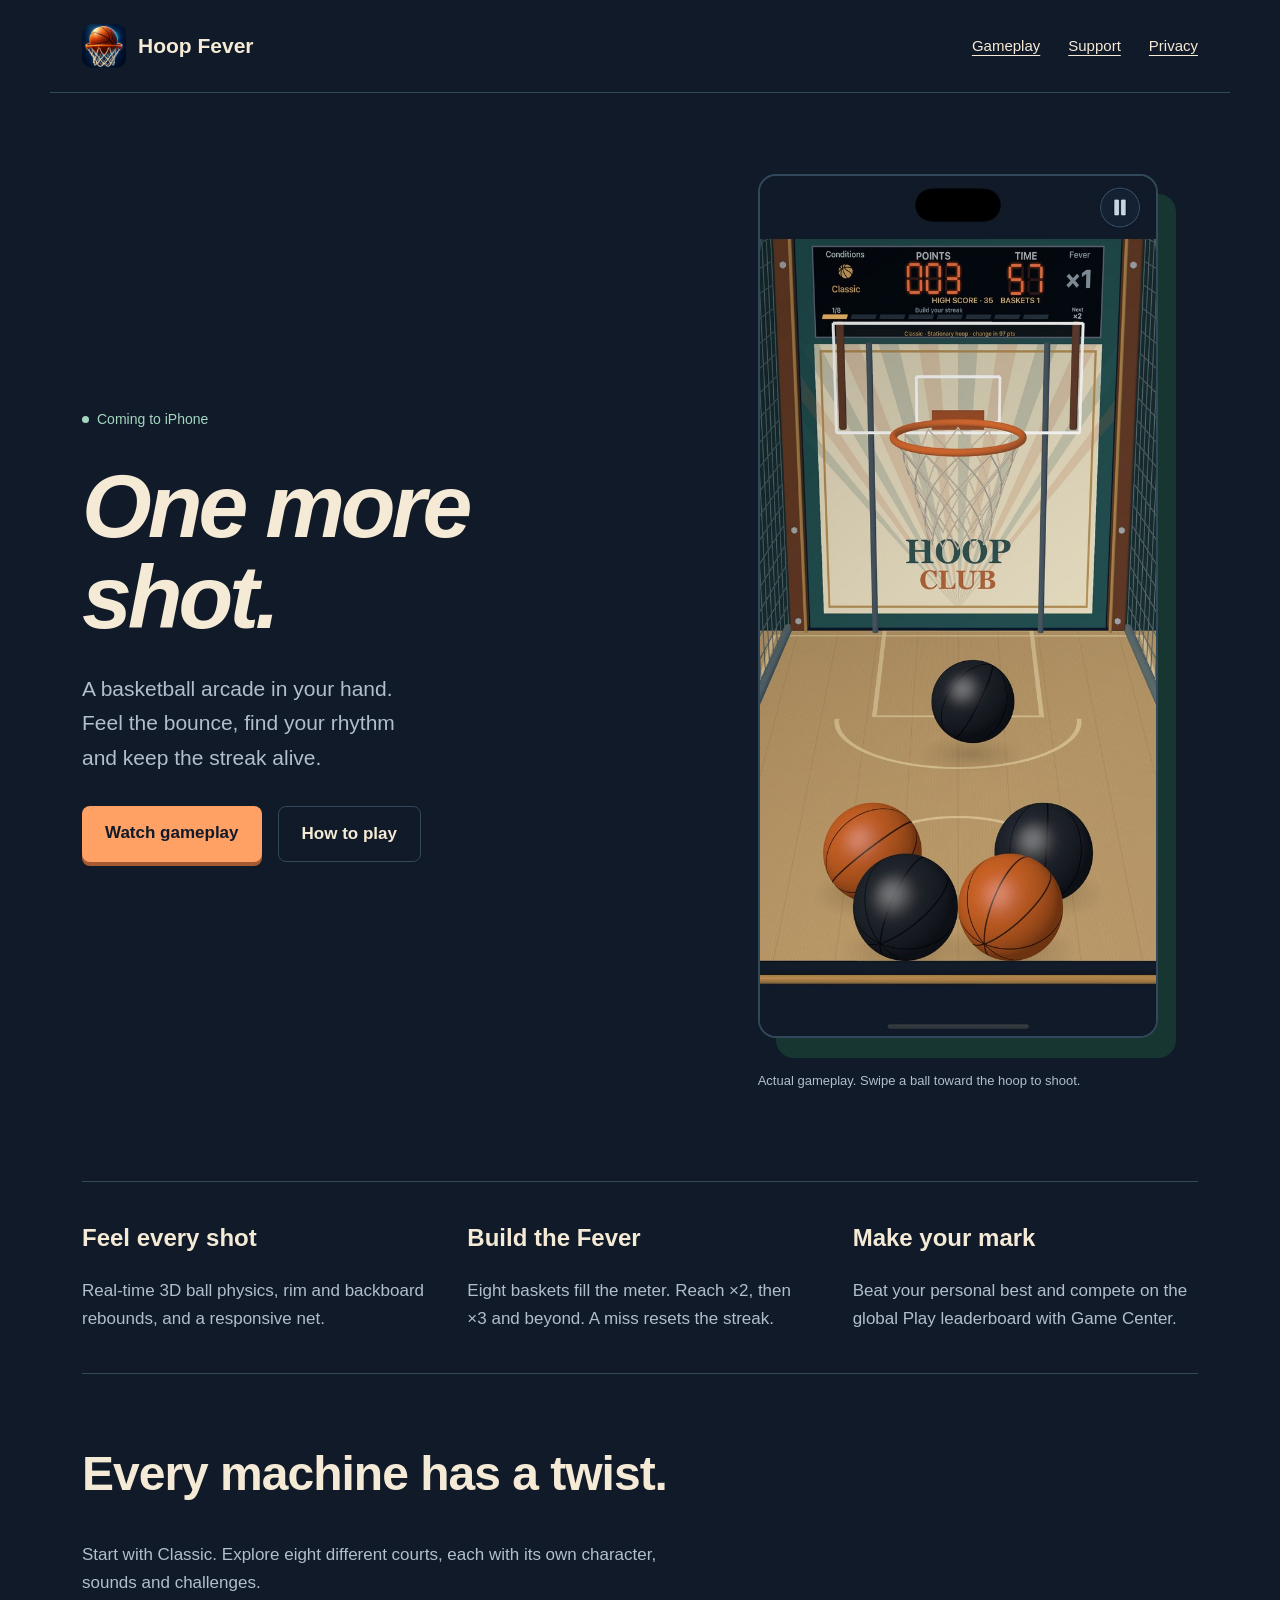
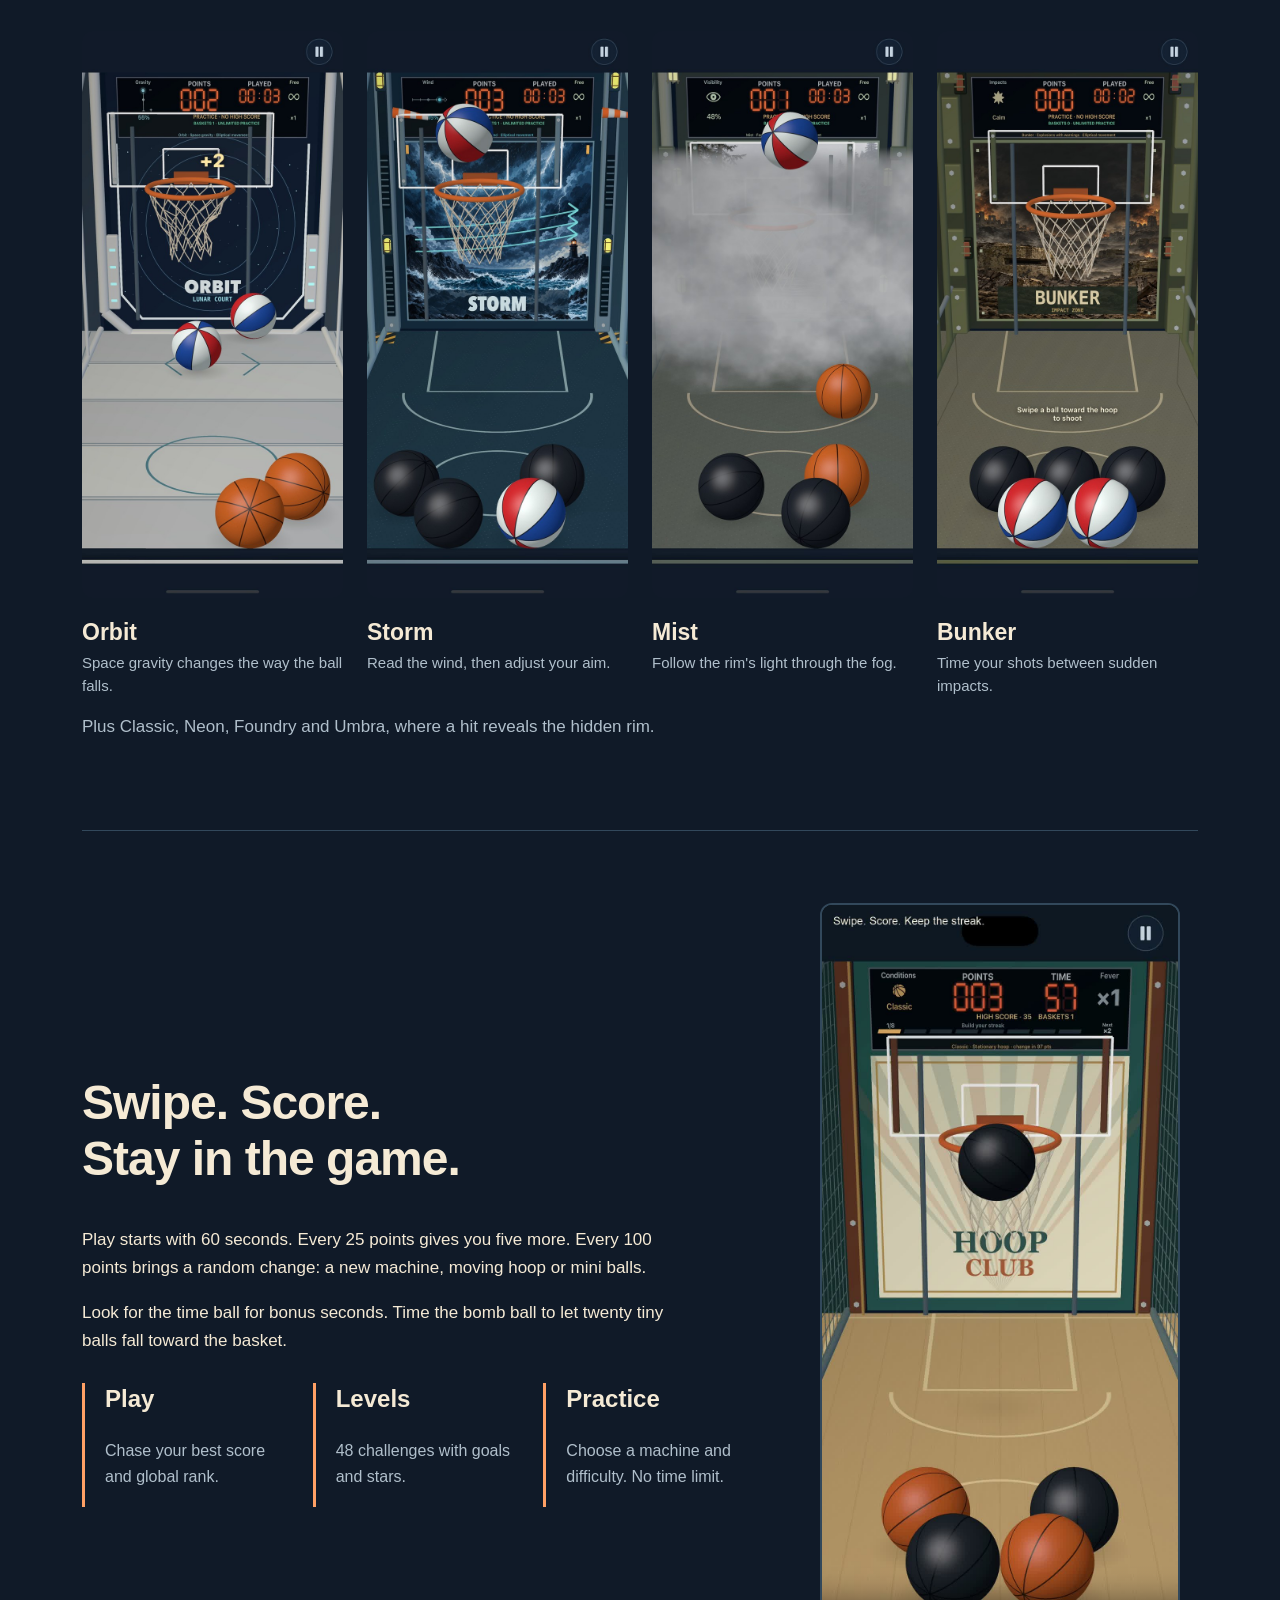
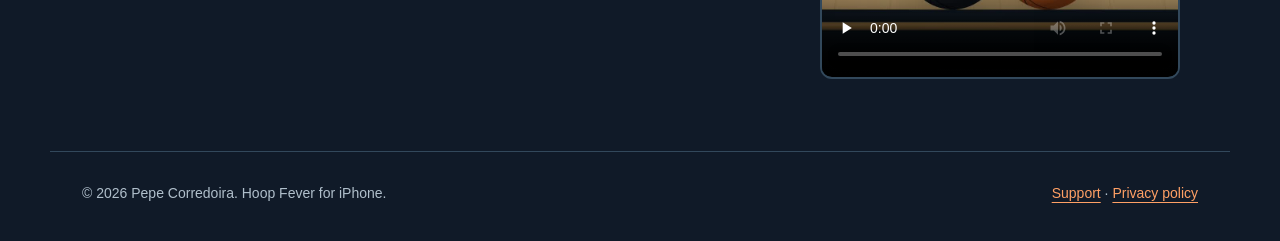
<file: index.html>
<!doctype html>
<html lang="en"><head><meta charset="utf-8"><meta name="viewport" content="width=device-width,initial-scale=1"><title>Hoop Fever — Your pocket basketball arcade</title><meta name="description" content="Swipe, score and keep the streak. Eight basketball arcade machines, 48 challenges and a global Play leaderboard for iPhone."><meta property="og:title" content="Hoop Fever"><meta property="og:description" content="Your pocket basketball arcade. One more shot."><meta property="og:image" content="https://josemcc.github.io/hoop-fever/assets/social-cover.jpg"><meta property="og:type" content="website"><link rel="icon" href="assets/icon.png"><link rel="stylesheet" href="style.css"></head>
<body><a class="skip" href="#main">Skip to content</a><header><a class="brand" href="index.html"><img src="assets/icon.png" alt="" width="44" height="44">Hoop Fever</a><nav aria-label="Main"><a href="#gameplay">Gameplay</a><a href="support.html">Support</a><a href="privacy.html">Privacy</a></nav></header>
<main id="main"><section class="hero"><div class="hero-copy"><span class="availability">Coming to iPhone</span><h1>One more<br>shot.</h1><p>A basketball arcade in your hand. Feel the bounce, find your rhythm and keep the streak alive.</p><div class="actions"><a class="button" href="#gameplay">Watch gameplay</a><a class="button secondary" href="support.html">How to play</a></div></div><figure class="hero-court"><img src="assets/classic.jpg" alt="Hoop Fever's Classic machine during a Play round" width="660" height="1434"><figcaption>Actual gameplay. Swipe a ball toward the hoop to shoot.</figcaption></figure></section>
<section class="facts" aria-label="Game features"><div><h3>Feel every shot</h3><p>Real-time 3D ball physics, rim and backboard rebounds, and a responsive net.</p></div><div><h3>Build the Fever</h3><p>Eight baskets fill the meter. Reach ×2, then ×3 and beyond. A miss resets the streak.</p></div><div><h3>Make your mark</h3><p>Beat your personal best and compete on the global Play leaderboard with Game Center.</p></div></section>
<section class="section"><h2>Every machine has a twist.</h2><p>Start with Classic. Explore eight different courts, each with its own character, sounds and challenges.</p><div class="machines"><figure class="machine"><img src="assets/orbit.jpg" alt="Orbit's space-themed court" width="330" height="717" loading="lazy"><figcaption><strong>Orbit</strong><span>Space gravity changes the way the ball falls.</span></figcaption></figure><figure class="machine"><img src="assets/storm.jpg" alt="Storm's court and wind indicator" width="330" height="717" loading="lazy"><figcaption><strong>Storm</strong><span>Read the wind, then adjust your aim.</span></figcaption></figure><figure class="machine"><img src="assets/mist.jpg" alt="Mist's hoop surrounded by fog" width="330" height="717" loading="lazy"><figcaption><strong>Mist</strong><span>Follow the rim's light through the fog.</span></figcaption></figure><figure class="machine"><img src="assets/bunker.jpg" alt="The Bunker arcade machine" width="330" height="717" loading="lazy"><figcaption><strong>Bunker</strong><span>Time your shots between sudden impacts.</span></figcaption></figure></div><p>Plus Classic, Neon, Foundry and Umbra, where a hit reveals the hidden rim.</p></section>
<section id="gameplay" class="section film"><div><h2>Swipe. Score.<br>Stay in the game.</h2><p>Play starts with 60 seconds. Every 25 points gives you five more. Every 100 points brings a random change: a new machine, moving hoop or mini balls.</p><p>Look for the time ball for bonus seconds. Time the bomb ball to let twenty tiny balls fall toward the basket.</p><div class="modes"><div><h3>Play</h3><p>Chase your best score and global rank.</p></div><div><h3>Levels</h3><p>48 challenges with goals and stars.</p></div><div><h3>Practice</h3><p>Choose a machine and difficulty. No time limit.</p></div></div></div><video controls playsinline preload="none" poster="assets/video-poster.jpg" aria-label="Hoop Fever gameplay preview"><source src="assets/gameplay.mp4?v=preview-17s" type="video/mp4"><track kind="captions" src="assets/captions.vtt?v=preview-17s" srclang="en" label="English">Your browser does not support video. <a href="assets/gameplay.mp4?v=preview-17s">Download the gameplay preview</a>.</video></section>
</main><footer><span>© 2026 Pepe Corredoira. Hoop Fever for iPhone.</span><span><a href="support.html">Support</a> · <a href="privacy.html">Privacy policy</a></span></footer></body></html>
</file>
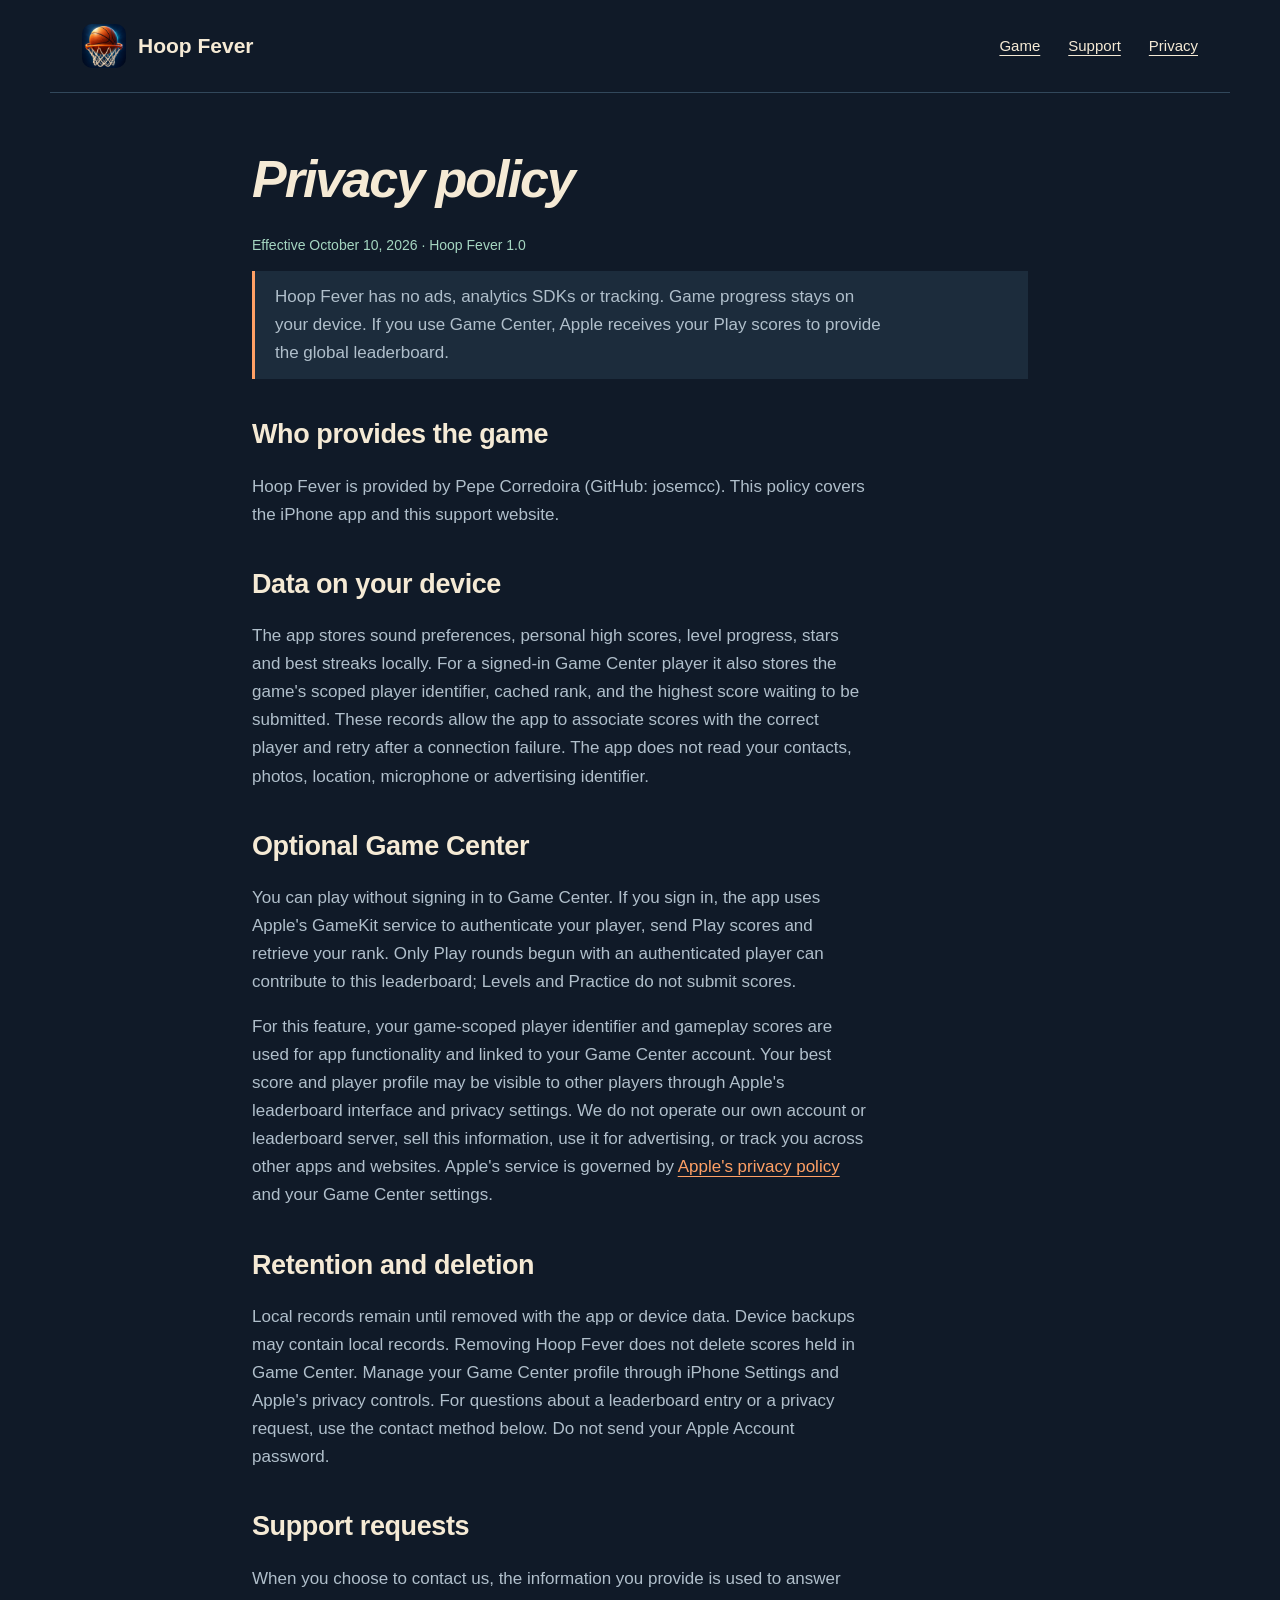
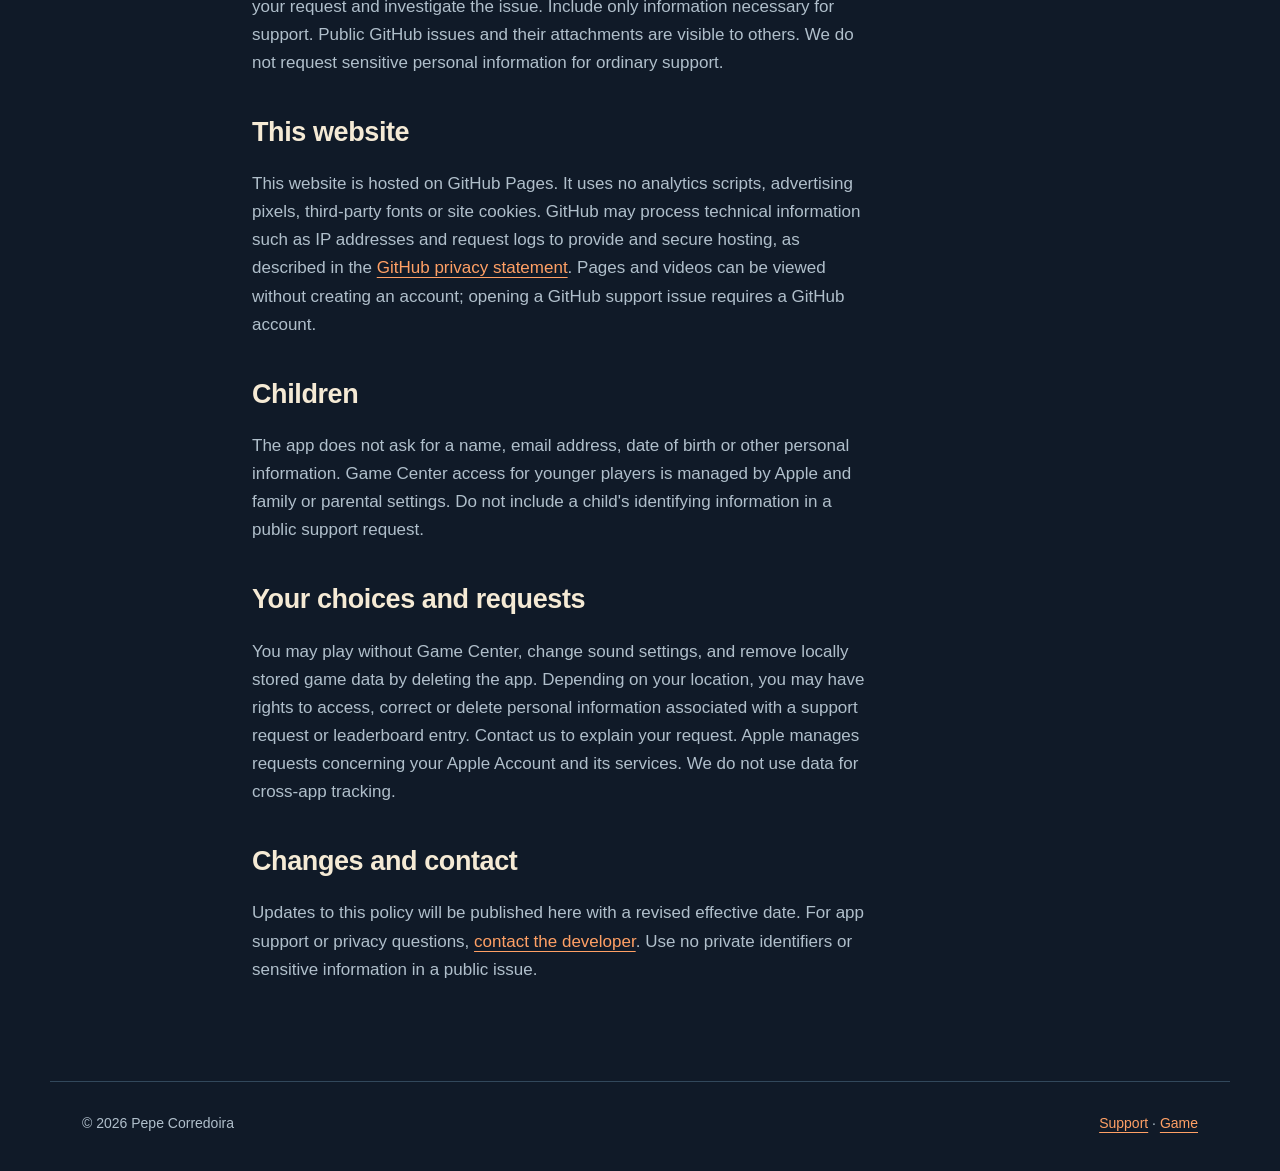
<file: privacy.html>
<!doctype html><html lang="en"><head><meta charset="utf-8"><meta name="viewport" content="width=device-width,initial-scale=1"><title>Hoop Fever — Privacy policy</title><meta name="description" content="Hoop Fever's privacy policy: local progress, optional Game Center ranking and no tracking."><link rel="icon" href="assets/icon.png"><link rel="stylesheet" href="style.css"></head><body><a class="skip" href="#main">Skip to content</a><header><a class="brand" href="index.html"><img src="assets/icon.png" alt="">Hoop Fever</a><nav aria-label="Main"><a href="index.html">Game</a><a href="support.html">Support</a><a href="privacy.html" aria-current="page">Privacy</a></nav></header><main class="document" id="main"><h1>Privacy policy</h1><p class="updated">Effective October 10, 2026 · Hoop Fever 1.0</p><div class="notice"><p>Hoop Fever has no ads, analytics SDKs or tracking. Game progress stays on your device. If you use Game Center, Apple receives your Play scores to provide the global leaderboard.</p></div>
<h2>Who provides the game</h2><p>Hoop Fever is provided by Pepe Corredoira (GitHub: josemcc). This policy covers the iPhone app and this support website.</p>
<h2>Data on your device</h2><p>The app stores sound preferences, personal high scores, level progress, stars and best streaks locally. For a signed-in Game Center player it also stores the game's scoped player identifier, cached rank, and the highest score waiting to be submitted. These records allow the app to associate scores with the correct player and retry after a connection failure. The app does not read your contacts, photos, location, microphone or advertising identifier.</p>
<h2>Optional Game Center</h2><p>You can play without signing in to Game Center. If you sign in, the app uses Apple's GameKit service to authenticate your player, send Play scores and retrieve your rank. Only Play rounds begun with an authenticated player can contribute to this leaderboard; Levels and Practice do not submit scores.</p><p>For this feature, your game-scoped player identifier and gameplay scores are used for app functionality and linked to your Game Center account. Your best score and player profile may be visible to other players through Apple's leaderboard interface and privacy settings. We do not operate our own account or leaderboard server, sell this information, use it for advertising, or track you across other apps and websites. Apple's service is governed by <a href="https://www.apple.com/legal/privacy/">Apple's privacy policy</a> and your Game Center settings.</p>
<h2>Retention and deletion</h2><p>Local records remain until removed with the app or device data. Device backups may contain local records. Removing Hoop Fever does not delete scores held in Game Center. Manage your Game Center profile through iPhone Settings and Apple's privacy controls. For questions about a leaderboard entry or a privacy request, use the contact method below. Do not send your Apple Account password.</p>
<h2>Support requests</h2><p>When you choose to contact us, the information you provide is used to answer your request and investigate the issue. Include only information necessary for support. Public GitHub issues and their attachments are visible to others. We do not request sensitive personal information for ordinary support.</p>
<h2>This website</h2><p>This website is hosted on GitHub Pages. It uses no analytics scripts, advertising pixels, third-party fonts or site cookies. GitHub may process technical information such as IP addresses and request logs to provide and secure hosting, as described in the <a href="https://docs.github.com/en/site-policy/privacy-policies/github-general-privacy-statement">GitHub privacy statement</a>. Pages and videos can be viewed without creating an account; opening a GitHub support issue requires a GitHub account.</p>
<h2>Children</h2><p>The app does not ask for a name, email address, date of birth or other personal information. Game Center access for younger players is managed by Apple and family or parental settings. Do not include a child's identifying information in a public support request.</p>
<h2>Your choices and requests</h2><p>You may play without Game Center, change sound settings, and remove locally stored game data by deleting the app. Depending on your location, you may have rights to access, correct or delete personal information associated with a support request or leaderboard entry. Contact us to explain your request. Apple manages requests concerning your Apple Account and its services. We do not use data for cross-app tracking.</p>
<h2>Changes and contact</h2><p>Updates to this policy will be published here with a revised effective date. For app support or privacy questions, <a href="https://github.com/josemcc/hoop-fever/issues/new">contact the developer</a>. Use no private identifiers or sensitive information in a public issue.</p></main><footer><span>© 2026 Pepe Corredoira</span><span><a href="support.html">Support</a> · <a href="index.html">Game</a></span></footer></body></html>
</file>
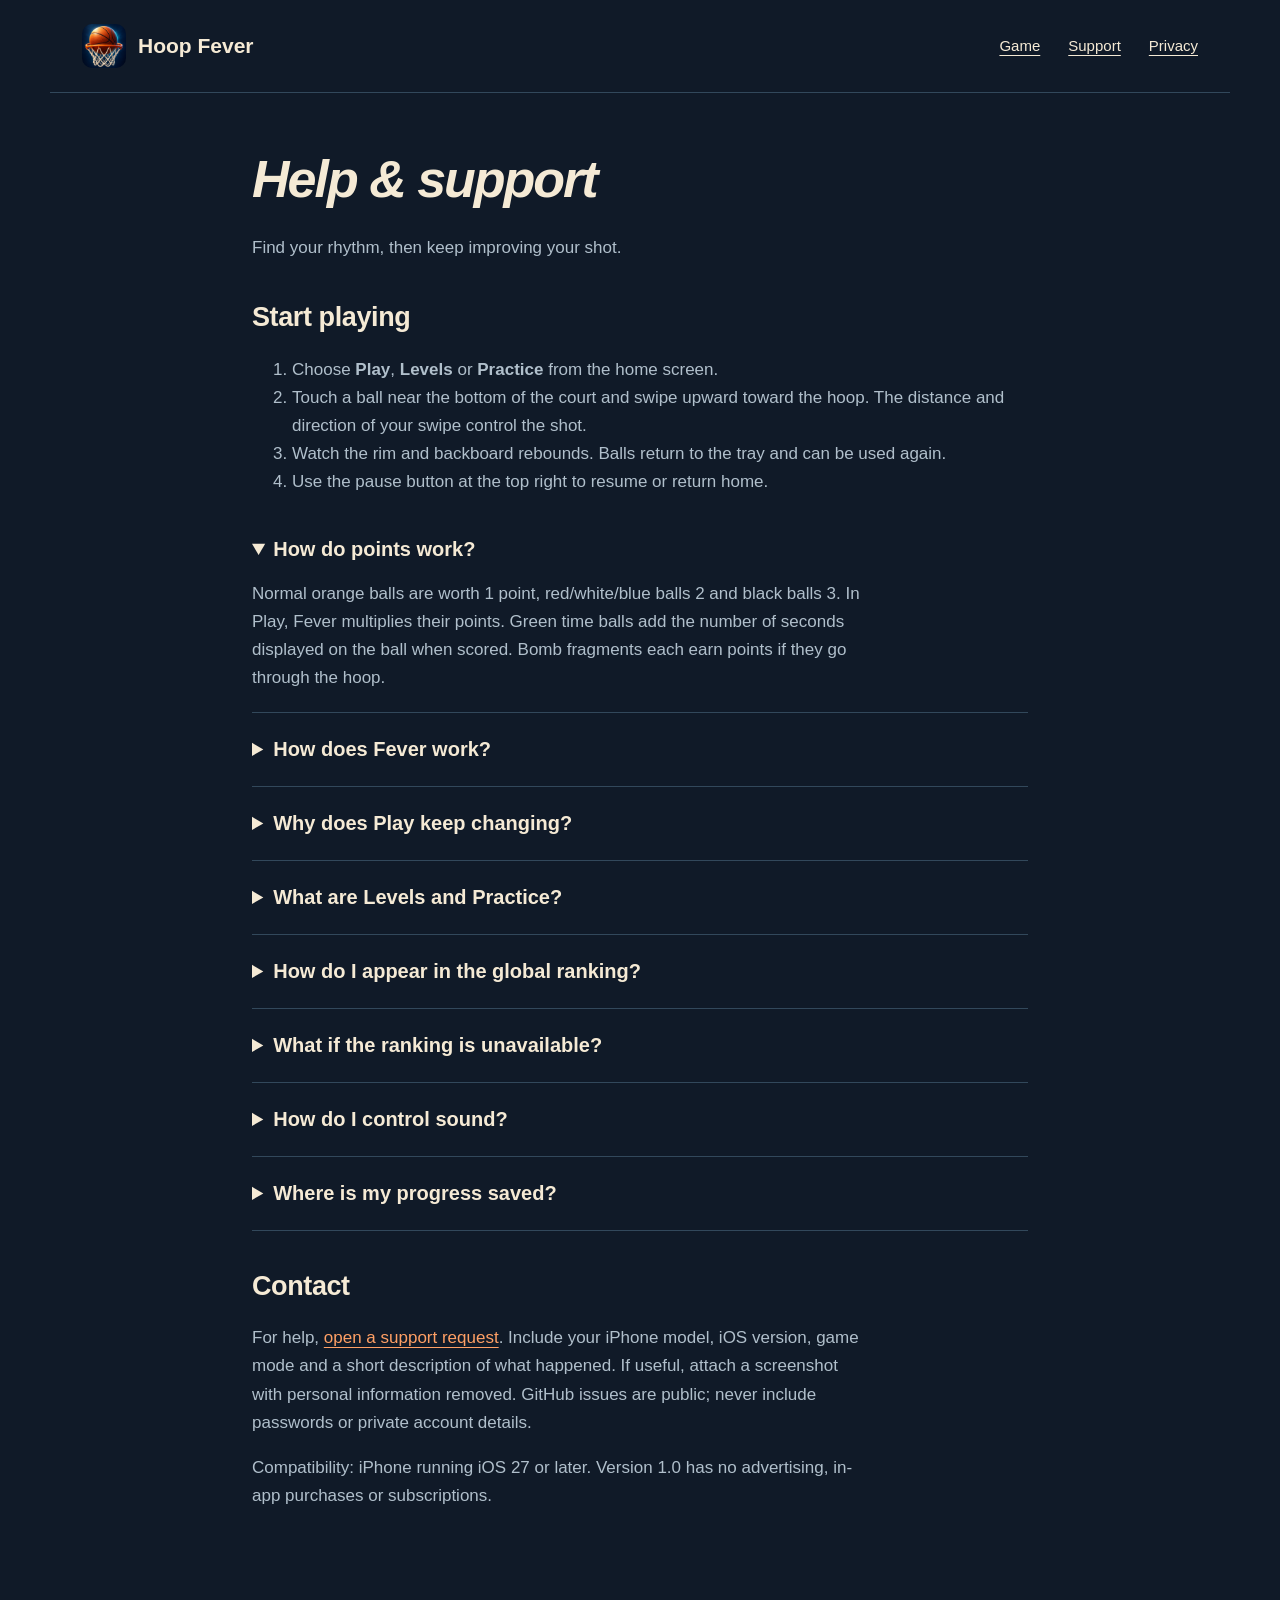
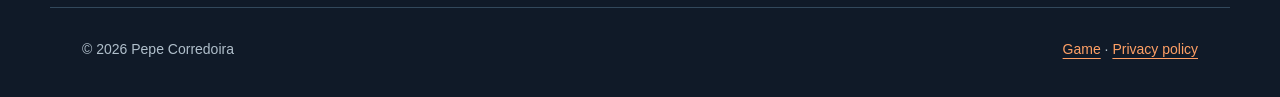
<file: support.html>
<!doctype html><html lang="en"><head><meta charset="utf-8"><meta name="viewport" content="width=device-width,initial-scale=1"><title>Hoop Fever — Help & support</title><meta name="description" content="How to play Hoop Fever, manage sound and use Game Center rankings."><link rel="icon" href="assets/icon.png"><link rel="stylesheet" href="style.css"></head><body><a class="skip" href="#main">Skip to content</a><header><a class="brand" href="index.html"><img src="assets/icon.png" alt="">Hoop Fever</a><nav aria-label="Main"><a href="index.html">Game</a><a href="support.html" aria-current="page">Support</a><a href="privacy.html">Privacy</a></nav></header><main class="document" id="main"><h1>Help & support</h1><p>Find your rhythm, then keep improving your shot.</p>
<h2>Start playing</h2><ol><li>Choose <strong>Play</strong>, <strong>Levels</strong> or <strong>Practice</strong> from the home screen.</li><li>Touch a ball near the bottom of the court and swipe upward toward the hoop. The distance and direction of your swipe control the shot.</li><li>Watch the rim and backboard rebounds. Balls return to the tray and can be used again.</li><li>Use the pause button at the top right to resume or return home.</li></ol>
<details open><summary>How do points work?</summary><p>Normal orange balls are worth 1 point, red/white/blue balls 2 and black balls 3. In Play, Fever multiplies their points. Green time balls add the number of seconds displayed on the ball when scored. Bomb fragments each earn points if they go through the hoop.</p></details>
<details><summary>How does Fever work?</summary><p>In Play, eight consecutive successful shots fill the meter and raise your multiplier from ×1 to ×2. The meter starts empty again; fill it to reach ×3, then keep building. Successful shots maintain Fever. The first missed shot resets the multiplier to ×1 and clears the meter. A bomb burst contributes at most one successful shot toward the Fever meter.</p></details>
<details><summary>Why does Play keep changing?</summary><p>Every 25 points adds five seconds. Every 100 points introduces a random change. Play always starts on Classic; later changes can move the hoop, introduce mini balls or switch machines. Only Orbit changes gravity and only Storm introduces wind.</p></details>
<details><summary>What are Levels and Practice?</summary><p>Levels contains 48 score challenges. Reach the displayed goal before time runs out; finishing sooner earns more stars. Practice lets you choose one of the eight machines, or Variable machine, and set Relaxed, Easy, Medium or Hard difficulty. Practice has no time limit and does not affect your records or global ranking.</p></details>
<details><summary>How do I appear in the global ranking?</summary><p>Sign in to Apple's Game Center before starting a Play round. The game submits your score when the round finishes or you return home; the leaderboard keeps your best. Levels and Practice are excluded. Tap the ranking panel on the home screen to view the leaderboard. Scores earned before signing in are not uploaded retroactively. Offline scores from authenticated rounds retry when the home screen next refreshes with a connection.</p></details>
<details><summary>What if the ranking is unavailable?</summary><p>Check your internet connection and Game Center sign-in in iPhone Settings. Return to the home screen and tap the unavailable ranking panel to retry. A previously cached position is labeled “Last synced ranking” until a refresh succeeds. You can play without Game Center.</p></details>
<details><summary>How do I control sound?</summary><p>Open the gear button on the home screen and change Sound. The setting controls game effects and machine ambience. Also check your iPhone volume and silent mode. Gameplay pauses when the app is interrupted.</p></details>
<details><summary>Where is my progress saved?</summary><p>Records, stars and sound settings are stored on your device. Deleting the app can remove them; restoring an iPhone backup may restore saved data. Your Game Center leaderboard score is stored separately by Apple and is not removed by deleting the app.</p></details>
<h2>Contact</h2><p>For help, <a href="https://github.com/josemcc/hoop-fever/issues/new">open a support request</a>. Include your iPhone model, iOS version, game mode and a short description of what happened. If useful, attach a screenshot with personal information removed. GitHub issues are public; never include passwords or private account details.</p><p>Compatibility: iPhone running iOS 27 or later. Version 1.0 has no advertising, in-app purchases or subscriptions.</p></main><footer><span>© 2026 Pepe Corredoira</span><span><a href="index.html">Game</a> · <a href="privacy.html">Privacy policy</a></span></footer></body></html>
</file>
<file: style.css>
:root{color-scheme:dark;--night:#101a28;--court:#173632;--paper:#f5ead5;--orange:#ffa065;--mint:#a5d6c1;--muted:#b0bfcb;--line:#32485b}
*{box-sizing:border-box}html{scroll-behavior:smooth}body{margin:0;background:var(--night);color:var(--paper);font:17px/1.65 -apple-system,BlinkMacSystemFont,"Segoe UI",sans-serif}a{color:var(--orange);text-underline-offset:4px}a:hover{text-decoration-thickness:2px}a:focus-visible,summary:focus-visible,video:focus-visible{outline:3px solid var(--mint);outline-offset:5px}img{display:block;max-width:100%;height:auto}header,footer,main{max-width:1180px;margin:auto;padding:0 32px}header{display:flex;align-items:center;justify-content:space-between;padding-top:24px;padding-bottom:24px;border-bottom:1px solid var(--line)}.brand{display:flex;align-items:center;gap:12px;color:var(--paper);text-decoration:none;font-weight:800;font-size:21px}.brand img{width:44px;height:44px;border-radius:10px}nav{display:flex;gap:28px}nav a{color:var(--paper);font-size:15px}h1,h2,h3,p{margin-top:0}h1{font-family:"Helvetica Neue",Arial,sans-serif;font-size:clamp(52px,7vw,100px);line-height:1.02;letter-spacing:-4px;font-weight:900;font-style:italic;margin-bottom:28px}h2{font-size:clamp(30px,4vw,48px);line-height:1.15;letter-spacing:-1px}h3{font-size:24px;line-height:1.3}p{max-width:65ch}.hero{display:grid;grid-template-columns:1fr 0.85fr;gap:70px;align-items:center;padding:64px 0 72px}.hero-copy>p{font-size:21px;color:var(--muted);max-width:30ch}.availability{display:inline-flex;align-items:center;gap:8px;font-size:14px;color:var(--mint);margin-bottom:30px}.availability:before{content:"";width:7px;height:7px;border-radius:100%;background:var(--mint)}.actions{display:flex;flex-wrap:wrap;gap:16px;margin-top:30px}.button{padding:13px 23px;border-radius:8px;background:var(--orange);color:var(--night);font-weight:750;text-decoration:none;box-shadow:0 4px 0 #a55a32}.button.secondary{background:transparent;color:var(--paper);border:1px solid var(--line);box-shadow:none}.hero-court{position:relative;max-width:400px;justify-self:center}.hero-court>img{border-radius:18px;border:2px solid var(--line);box-shadow:18px 20px 0 var(--court)}.hero-court figcaption{font-size:13px;color:var(--muted);margin-top:32px}.facts{display:grid;grid-template-columns:repeat(3,1fr);gap:40px;border-top:1px solid var(--line);border-bottom:1px solid var(--line);padding:40px 0}.facts p{color:var(--muted);margin-bottom:0}.section{padding:72px 0}.section>p{color:var(--muted)}.machines{display:grid;grid-template-columns:repeat(4,1fr);gap:24px;margin-top:34px}.machine{margin:0}.machine img{width:100%;border-radius:10px}.machine figcaption{padding:16px 0}.machine strong{display:block;font-size:23px}.machine span{display:block;color:var(--muted);font-size:15px;line-height:1.5}.film{display:grid;grid-template-columns:1fr 0.6fr;gap:60px;align-items:center;border-top:1px solid var(--line)}video{width:100%;max-width:360px;border:2px solid var(--line);border-radius:12px;justify-self:center;background:black}.modes{display:flex;gap:32px;flex-wrap:wrap;margin-top:28px}.modes div{flex:1;min-width:180px;border-left:3px solid var(--orange);padding-left:20px}.modes p{font-size:16px;color:var(--muted)}footer{padding-top:30px;padding-bottom:36px;border-top:1px solid var(--line);font-size:14px;color:var(--muted);display:flex;justify-content:space-between;gap:24px}.document{max-width:840px;padding-top:60px;padding-bottom:80px}.document h1{font-size:52px;letter-spacing:-2px}.document h2{font-size:27px;letter-spacing:-.4px;margin-top:40px}.document p,.document li{color:var(--muted)}.document ul{padding-left:24px}.document .updated{font-size:14px;color:var(--mint)}details{border-bottom:1px solid var(--line);padding:20px 0}summary{font-size:20px;cursor:pointer;font-weight:650}details p{margin-top:14px;margin-bottom:0}.notice{border-left:3px solid var(--orange);padding:12px 20px;background:#1c2c3c}.notice p{margin:0}.skip{position:absolute;left:16px;top:-100px;background:var(--paper);color:var(--night);padding:8px 16px}.skip:focus{top:8px;z-index:5}
@media(max-width:850px){.hero{gap:32px}.machines{grid-template-columns:repeat(2,1fr)}.facts{gap:24px}.hero-copy>p{font-size:18px}.film{gap:24px}h1{letter-spacing:-2px}}@media(max-width:600px){header,footer,main{padding-left:22px;padding-right:22px}header{align-items:flex-start;gap:16px}.brand{font-size:18px}.brand img{width:36px;height:36px}nav{gap:12px;flex-wrap:wrap;justify-content:flex-end;max-width:165px}nav a{font-size:13px}.hero{grid-template-columns:1fr;padding-top:40px;gap:30px}.hero-copy>p{max-width:40ch}.hero-court{max-width:290px;margin:10px 0 0}.hero-court>img{box-shadow:10px 12px 0 var(--court)}.facts{grid-template-columns:1fr;gap:28px}.facts h3{margin-bottom:8px}.section{padding:48px 0}.machines{gap:18px}.machine strong{font-size:21px}.film{grid-template-columns:1fr}.document{padding-top:40px}.document h1{font-size:42px}footer{flex-direction:column;gap:8px}}
@media(prefers-reduced-motion:reduce){html{scroll-behavior:auto}}
</file>
